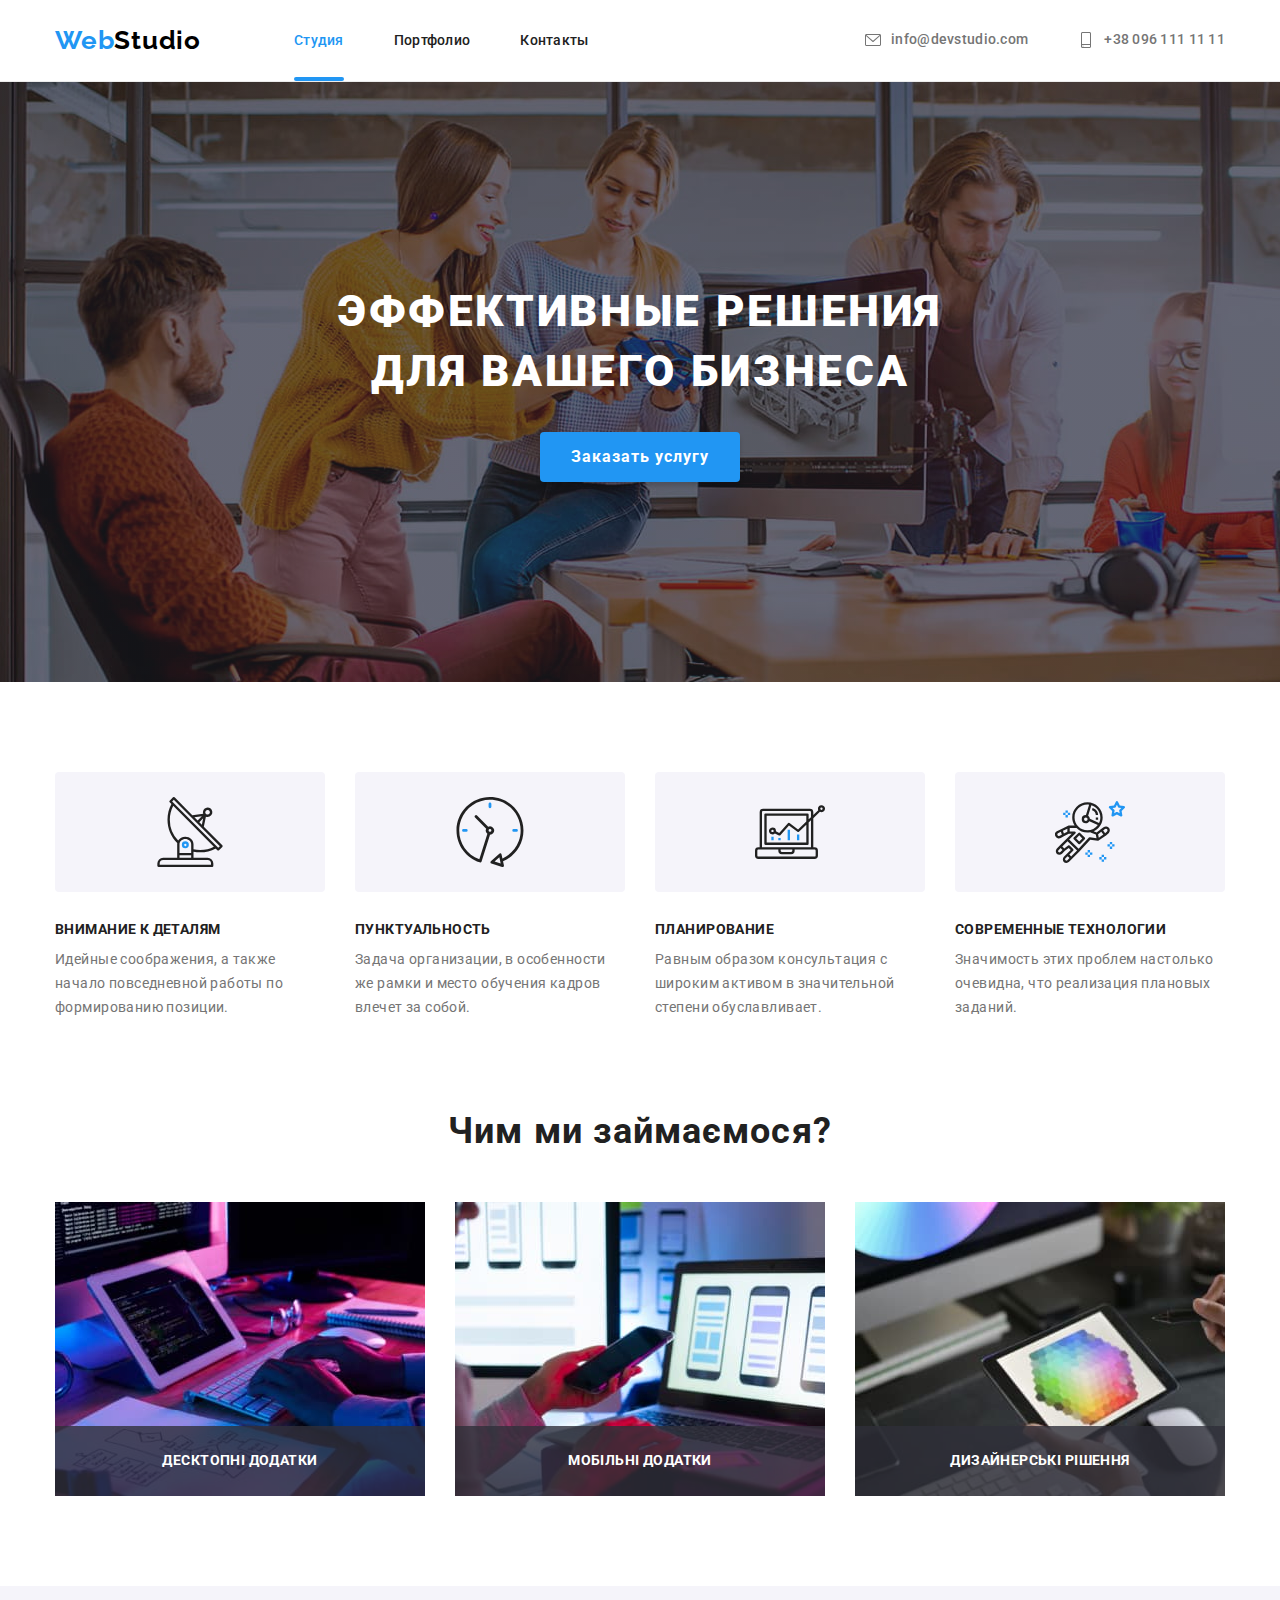
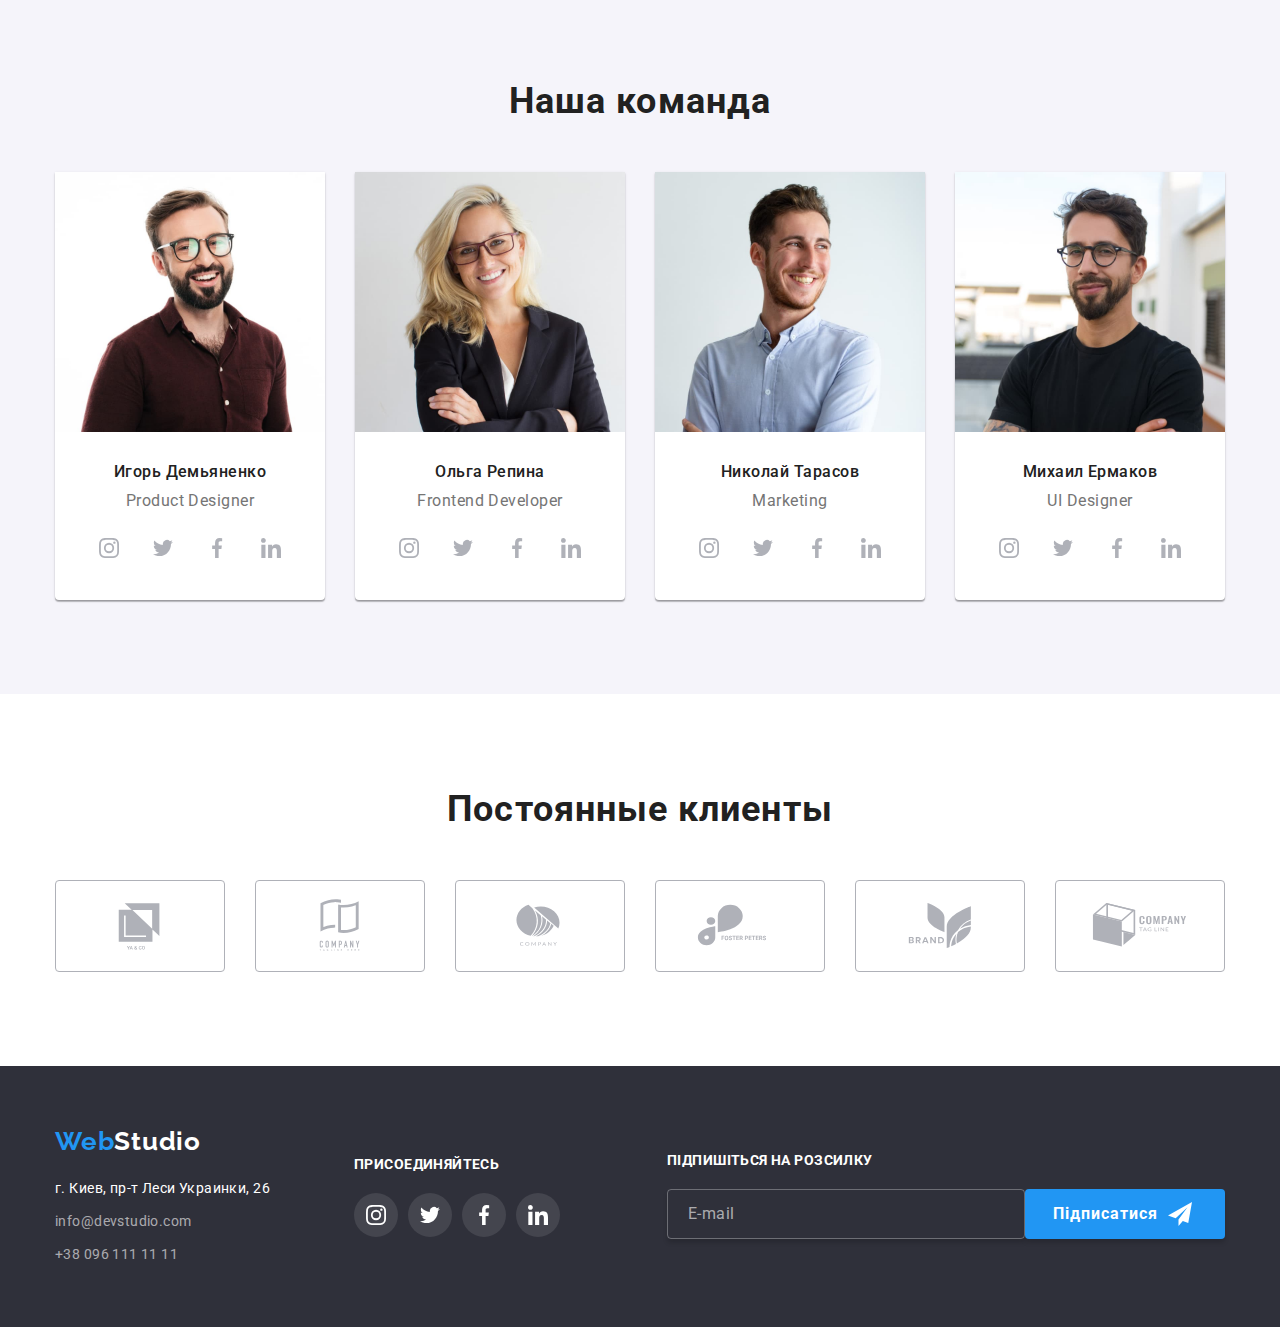
<file: index.html>
<!DOCTYPE html>
<html lang="ru">

<head>
    <meta charset="UTF-8">
    <meta http-equiv="X-UA-Compatible" content="IE=edge">
    <meta name="viewport" content="width=device-width, initial-scale=1.0">
    <title>Document</title>
    <link
        href="https://fonts.googleapis.com/css2?family=Raleway:wght@700&family=Roboto:wght@400;500;700;900&display=swap"
        rel="stylesheet">
    <link rel="stylesheet"
        href="https://cdnjs.cloudflare.com/ajax/libs/modern-normalize/1.1.0/modern-normalize.min.css">
    <link rel="stylesheet" href="./css/main.min.css">
</head>

<body data-page>
    <!-- Header section -->
    <header class="header">
        <div class="container header__container">
            <nav class="nav">
                <a class="logo nav__logo" href="https://vasyl96.github.io/goit-markup-hw-06/"><span
                        class="logo__label">Web</span>Studio</a>
                <ul class="nav__list">
                    <li class="nav__item">
                        <a class="nav__link nav__link--current"
                            href="https://vasyl96.github.io/goit-markup-hw-07/">Студия</a>
                    </li>
                    <li class="nav__item">
                        <a class="nav__link" href="./portfolio.html">Портфолио</a>
                    </li>
                    <li class="nav__item">
                        <a class="nav__link" href="#">Контакты</a>
                    </li>
                </ul>
            </nav>
            <ul class="header__contact-list">
                <li class="header__contact-item"><a class="header__contact-link" href="mailto:info@devstudio.com"><svg
                            class="header__contact-icon header__contact-icon--right" width="12" height="16">
                            <use href="./img/sprite.svg#icon-envelope"></use>
                        </svg>info@devstudio.com</a>
                </li>
                <li class="header-contact__item"><a class="header__contact-link" href="tel:+380961111111"><svg
                            class="header__contact-icon header__contact-icon--right" width="10" height="16">
                            <use href="./img/sprite.svg#icon-smartphone"></use>
                        </svg>+38 096 111 11 11</a>
                </li>
            </ul>
        </div>
    </header>
    <!-- Modal -->
    <div class="backdrop is-hidden" data-modal>
        <div class="modal">
            <button class="modal__btn-close" type="button" aria-label="Закрити форму" data-modal-close>
                <svg class="modal__btn-icon" width="18" height="18">
                    <use href="./img/sprite.svg#icon-close"></use>
                </svg>
            </button>
            <!-- User form -->
            <strong class="modal__text modal__text--bottom">Залиште свої дані, ми вам передзвонимо</strong>
            <form name="modal__form" autocomplete="on" novalidate>
                <!-- User data -->
                <div class="form-modal">
                    <!-- User name -->
                    <div class="form-modal__user-name form-modal__user-name--bottom">
                        <label for="text" class="form-modal__user-label form-modal__user-label--bottom">Ім'я</label>
                        <input type="text" name="user-name" class="form-modal__user-input" id="text">
                        <svg class="form-modal__user-icon" width="18" height="18">
                            <use href="./img/sprite.svg#icon-person"></use>
                        </svg>
                    </div>
                    <!-- User phone -->
                    <div class="form-modal__user-phone form-modal__user-phone--bottom">
                        <label for="phone" class="form-modal__user-label form-modal__user-label--bottom">Телефон</label>
                        <input type="tel" name="user-phone" class="form-modal__user-input" id="phone">
                        <svg class="form-modal__user-icon" width="18" height="18">
                            <use href="./img/sprite.svg#icon-phone"></use>
                        </svg>
                    </div>
                    <!-- User email -->
                    <div class="form-modal__user-email form-modal__user-email--bottom">
                        <label for="email" class="form-modal__user-label form-modal__user-label--bottom">Пошта</label>
                        <input type="email" name="user-name" class="form-modal__user-input" id="email">
                        <svg class="form-modal__user-icon" width="18" height="18">
                            <use href="./img/sprite.svg#icon-email"></use>
                        </svg>
                    </div>
                    <!-- User comment -->
                    <div class="form-modal__user-comment form-modal__user-comment--bottom">
                        <label for="comment"
                            class="form-modal__user-label form-modal__user-label--bottom">Коментар</label>
                        <textarea name="feadback" rows="7" class="form-modal__user-textarea" id="comment"
                            placeholder="Введіть текст"></textarea>
                    </div>
                </div>
                <!-- User agreement -->
                <div class="form-modal__user-adreement form-modal__user-adreement--bottom">
                    <input type="checkbox" name="policy" value="" class="form-modal__checkbox-agreement" id="checkbox">
                    <!-- <span class="checkbox-icon"></span> -->
                    <label for="checkbox" class="form-modal__label-adreement">Погоджуюся з розсилкою та приймаю
                        <span class="form-modal__adreement-text"><a class="form-modal__agreement-link" href="#">Умови
                                договору</a></span>
                    </label>
                </div>
                <button type="submit" class="form-modal__btn btn btn-blue">Відправити</button>
            </form>
        </div>
    </div>
    <!-- Main section -->
    <main class="main">
        <!-- Hero section -->
        <section class="hero">
            <div class="container">
                <h1 class="hero__title hero__title--bottom">Эффективные решения для вашего бизнеса</h1>
                <button class="hero__btn-blue btn btn-blue" type="button" data-modal-open>Заказать услугу</button>
            </div>
        </section>
        <!-- Preferences section -->
        <section class="preferences">
            <div class="container">
                <ul class="preferences__list">
                    <li class="preferences__item">
                        <div class="preferences__box preferences__box--bottom">
                            <svg class="preference-icon" width="70" height="70">
                                <use href="img/sprite.svg#icon-antenna"></use>
                            </svg>
                        </div>
                        <h3 class="preferences__title preferences__title--bottom">Внимание к деталям</h3>
                        <p class="preferences__text">
                            Идейные соображения, а также начало повседневной работы по формированию позиции.
                        </p>
                    </li>
                    <li class="preferences__item">
                        <div class="preferences__box preferences__box--bottom">
                            <svg class="preference-icon" width="70" height="70">
                                <use href="img/sprite.svg#icon-clock"></use>
                            </svg>
                        </div>
                        <h3 class="preferences__title preferences__title--bottom">Пунктуальность</h3>
                        <p class="preferences__text">
                            Задача организации, в особенности же рамки и место обучения кадров влечет за собой.
                        </p>
                    </li>
                    <li class="preferences__item">
                        <div class="preferences__box preferences__box--bottom">
                            <svg class="preference-icon" width="70" height="70">
                                <use href="img/sprite.svg#icon-diagram"></use>
                            </svg>
                        </div>
                        <h3 class="preferences__title preferences__title--bottom">Планирование</h3>
                        <p class="preferences__text">
                            Равным образом консультация с широким активом в значительной степени обуславливает.
                        </p>
                    </li>
                    <li class="preferences__item">
                        <div class="preferences__box preferences__box--bottom">
                            <svg class="preference-icon" width="70" height="70">
                                <use href="img/sprite.svg#icon-astronaut"></use>
                            </svg>
                        </div>
                        <h3 class="preferences__title preferences__title--bottom">Современные технологии</h3>
                        <p class="preferences__text">
                            Значимость этих проблем настолько очевидна, что реализация плановых заданий.
                        </p>
                    </li>
                </ul>
            </div>
        </section>
        <!-- Services section -->
        <section class="services">
            <div class="container">
                <h2 class="services__title title">Чим ми займаємося?</h2>
                <ul class="services__list">
                    <li class="services__item"><img class="service-img" src="./img/програмування.jpg"
                            alt="Програмування" width="370" height="294">
                        <p class="services__subtitle">Десктопні додатки</p>
                    </li>
                    <li class="services__item"><img class="service-img" src="./img/тестування.jpg" alt="Тестування"
                            width="370" height="294">
                        <p class="services__subtitle">Мобільні додатки</p>
                    </li>
                    <li class="services__item"><img class="service-img" src="./img/дизайн.jpg" alt="Дизайн" width="370"
                            height="294">
                        <p class="services__subtitle">Дизайнерські рішення</p>
                    </li>
                </ul>
            </div>
        </section>
        <!-- Team section -->
        <section class="team">
            <div class="container">
                <h2 class="team__title title">Наша команда</h2>
                <ul class="team__list">
                    <li class="team__item">
                        <img class="team__img" src="./img/игорь-демьяненко.jpg" alt="Игорь Демьяненко" width="270"
                            height="260">
                        <div class="team__contact">
                            <h3 class="team__subtitle team__subtitle--bottom">Игорь Демьяненко</h3>
                            <p lang="en" class="team__text team__text--bottom">Product Designer</p>
                            <ul class="icon-list">
                                <li class="icon-item"><a class="icon-link" target="_blank" rel="noopener noreferrer"
                                        href="https://www.instagram.com/"><svg class="icon" width="20" height="20">
                                            <use href="./img/sprite.svg#icon-instagram"></use>
                                        </svg></a></li>
                                <li class="icon-item"><a class="icon-link" target="_blank" rel="noopener noreferrer"
                                        href="https://twitter.com/"><svg class="icon" width="20" height="20">
                                            <use href="./img/sprite.svg#icon-twitter"></use>
                                        </svg></a></li>
                                <li class="icon-item"><a class="icon-link" target="_blank" rel="noopener noreferrer"
                                        href="https://www.facebook.com/"><svg class="icon" width="20" height="20">
                                            <use href="./img/sprite.svg#icon-facebook"></use>
                                        </svg></a></li>
                                <li class="icon-item"><a class="icon-link" target="_blank" rel="noopener noreferrer"
                                        href="https://www.linkedin.com/"><svg class="icon" width="20" height="20">
                                            <use href="./img/sprite.svg#icon-linkedin"></use>
                                        </svg></a></li>
                            </ul>
                        </div>
                    </li>
                    <li class="team__item">
                        <img class="team__img" src="./img/ольга-репина.jpg" alt="Ольга Репина" width="270" height="260">
                        <div class="team__contact">
                            <h3 class="team__subtitle team__subtitle--bottom">Ольга Репина</h3>
                            <p lang="en" class="team__text team__text--bottom">Frontend Developer</p>
                            <ul class="icon-list">
                                <li class="icon-item"><a class="icon-link" target="_blank" rel="noopener noreferrer"
                                        href="https://www.instagram.com/"><svg class="icon" width="20" height="20">
                                            <use href="./img/sprite.svg#icon-instagram"></use>
                                        </svg></a></li>
                                <li class="icon-item"><a class="icon-link" target="_blank" rel="noopener noreferrer"
                                        href="https://twitter.com/"><svg class="icon" width="20" height="20">
                                            <use href="./img/sprite.svg#icon-twitter"></use>
                                        </svg></a></li>
                                <li class="icon-item"><a class="icon-link" target="_blank" rel="noopener noreferrer"
                                        href="https://www.facebook.com/"><svg class="icon" width="20" height="20">
                                            <use href="./img/sprite.svg#icon-facebook"></use>
                                        </svg></a></li>
                                <li class="icon-item"><a class="icon-link" target="_blank" rel="noopener noreferrer"
                                        href="https://www.linkedin.com/"><svg class="icon" width="20" height="20">
                                            <use href="./img/sprite.svg#icon-linkedin"></use>
                                        </svg></a></li>
                            </ul>
                        </div>
                    </li>
                    <li class="team__item">
                        <img class="team__img" src="./img/николай-тарасов.jpg" alt="Николай Тарасов" width="270"
                            height="260">
                        <div class="team__contact">
                            <h3 class="team__subtitle team__subtitle--bottom">Николай Тарасов</h3>
                            <p lang="en" class="team__text team__text--bottom">Marketing</p>
                            <ul class="icon-list">
                                <li class="icon-item"><a class="icon-link" target="_blank" rel="noopener noreferrer"
                                        href="https://www.instagram.com/"><svg class="icon" width="20" height="20">
                                            <use href="./img/sprite.svg#icon-instagram"></use>
                                        </svg></a></li>
                                <li class="icon-item"><a class="icon-link" target="_blank" rel="noopener noreferrer"
                                        href="https://twitter.com/"><svg class="icon" width="20" height="20">
                                            <use href="./img/sprite.svg#icon-twitter"></use>
                                        </svg></a></li>
                                <li class="icon-item"><a class="icon-link" target="_blank" rel="noopener noreferrer"
                                        href="https://www.facebook.com/"><svg class="icon" width="20" height="20">
                                            <use href="./img/sprite.svg#icon-facebook"></use>
                                        </svg></a></li>
                                <li class="icon-item"><a class="icon-link" target="_blank" rel="noopener noreferrer"
                                        href="https://www.linkedin.com/"><svg class="icon" width="20" height="20">
                                            <use href="./img/sprite.svg#icon-linkedin"></use>
                                        </svg></a></li>
                            </ul>
                        </div>
                    </li>
                    <li class="team__item">
                        <img class="team__img" src="./img/михаил-ермаков.jpg" alt="Михаил Ермаков" width="270"
                            height="260">
                        <div class="team__contact">
                            <h3 class="team__subtitle team__subtitle--bottom">Михаил Ермаков</h3>
                            <p lang="en" class="team__text team__text--bottom">UI Designer</p>
                            <ul class="icon-list">
                                <li class="icon-item"><a class="icon-link" target="_blank" rel="noopener noreferrer"
                                        href="https://www.instagram.com/"><svg class="icon" width="20" height="20">
                                            <use href="./img/sprite.svg#icon-instagram"></use>
                                        </svg></a></li>
                                <li class="icon-item"><a class="icon-link" target="_blank" rel="noopener noreferrer"
                                        href="https://twitter.com/"><svg class="icon" width="20" height="20">
                                            <use href="./img/sprite.svg#icon-twitter"></use>
                                        </svg></a></li>
                                <li class="icon-item"><a class="icon-link" target="_blank" rel="noopener noreferrer"
                                        href="https://www.facebook.com/"><svg class="icon" width="20" height="20">
                                            <use href="./img/sprite.svg#icon-facebook"></use>
                                        </svg></a></li>
                                <li class="icon-item"><a class="icon-link" target="_blank" rel="noopener noreferrer"
                                        href="https://www.linkedin.com/"><svg class="icon" width="20" height="20">
                                            <use href="./img/sprite.svg#icon-linkedin"></use>
                                        </svg></a></li>
                            </ul>
                        </div>
                    </li>
                </ul>
            </div>
        </section>
        <!-- Loyal customer -->
        <section class="customer">
            <div class="container">
                <h2 class="customer__title title">Постоянные клиенты</h2>
                <ul class="customer__list">
                    <li class="customer__item"><a href="#" class="customer__link"><svg class="customer-icon" width="106"
                                height="60">
                                <use href="./img/sprite.svg#icon-client-1"></use>
                            </svg></a></li>
                    <li class="customer__item"><a href="#" class="customer__link"><svg class="customer-icon" width="106"
                                height="60">
                                <use href="./img/sprite.svg#icon-client-2"></use>
                            </svg></a></li>
                    <li class="customer__item"><a href="#" class="customer__link"><svg class="customer-icon" width="106"
                                height="60">
                                <use href="./img/sprite.svg#icon-client-3"></use>
                            </svg></a></li>
                    <li class="customer__item"><a href="#" class="customer__link"><svg class="customer-icon" width="106"
                                height="60">
                                <use href="./img/sprite.svg#icon-client-4"></use>
                            </svg></a></li>
                    <li class="customer__item"><a href="#" class="customer__link"><svg class="customer-icon" width="106"
                                height="60">
                                <use href="./img/sprite.svg#icon-client-5"></use>
                            </svg></a></li>
                    <li class="customer__item"><a href="#" class="customer__link"><svg class="customer-icon" width="106"
                                height="60">
                                <use href="./img/sprite.svg#icon-client-6"></use>
                            </svg></a></li>
                </ul>
            </div>
        </section>
    </main>
    <!-- Footer section-->
    <footer class="footer">
        <div class="container footer__container">
            <!-- Footer contacts -->
            <div class="footer-contacts footer-contacts--right">
                <a class="logo footer-contacts__logo" href="https://vasyl96.github.io/goit-markup-hw-06/"><span
                        class="logo__label">Web</span>Studio</a>
                <address class="address">
                    <p class="address__text">г. Киев, пр-т Леси Украинки, 26</p>
                    <ul class="address__list">
                        <li class="address__item"><a class="address__link"
                                href="mailto:info@devstudio.com">info@devstudio.com</a>
                        </li>
                        <li class="address__item"><a class="address__link" href="tel:+380961111111">+38 096 111 11
                                11</a>
                        </li>
                    </ul>
                </address>
            </div>
            <!-- Footer social -->
            <div class="footer-social footer-social--right">
                <strong class="footer-social__text footer-social__text--bottom">присоединяйтесь</strong>
                <ul class="icon-list">
                    <li class="footer-social__icon-item icon-item"><a class="footer-social__icon-link icon-link"
                            target="_blank" rel="noopener noreferrer" href="https://www.instagram.com/"><svg
                                class="icon" width="20" height="20">
                                <use href="./img/sprite.svg#icon-instagram"></use>
                            </svg></a></li>
                    <li class="footer-social__icon-item icon-item"><a class="footer-social__icon-link icon-link"
                            target="_blank" rel="noopener noreferrer" href="https://twitter.com/"><svg class="icon"
                                width="20" height="20">
                                <use href="./img/sprite.svg#icon-twitter"></use>
                            </svg></a></li>
                    <li class="footer-social__icon-item icon-item"><a class="footer-social__icon-link icon-link"
                            target="_blank" rel="noopener noreferrer" href="https://www.facebook.com/"><svg class="icon"
                                width="20" height="20">
                                <use href="./img/sprite.svg#icon-facebook"></use>
                            </svg></a></li>
                    <li class="footer-social__icon-item icon-item"><a class="footer-social__icon-link icon-link"
                            target="_blank" rel="noopener noreferrer" href="https://www.linkedin.com/"><svg class="icon"
                                width="20" height="20">
                                <use href="./img/sprite.svg#icon-linkedin"></use>
                            </svg></a></li>
                </ul>
            </div>
            <!-- Footer subscription -->
            <form name="footer-subscription__form" autocomplete="off">
                <strong class="subscription__text subscription__text--bottom">Підпишіться на
                    розсилку</strong>
                <div class="subscription-email">
                    <input type="email" name="email" class="subscription-email__input" placeholder="E-mail"
                        id="user-email">
                    <button type="submit"
                        class="subscription-email__btn btn subscription-email__btn--left btn-blue">Підписатися
                        <svg class="subscription-email__btn-icon subscription-email__btn-icon--left" width="24"
                            height="24">
                            <use href="./img/sprite.svg#icon-send"></use>
                        </svg>
                    </button>
                </div>
            </form>
        </div>

    </footer>
    <script src="./js/modal.js"></script>
</body>

</html>
</file>
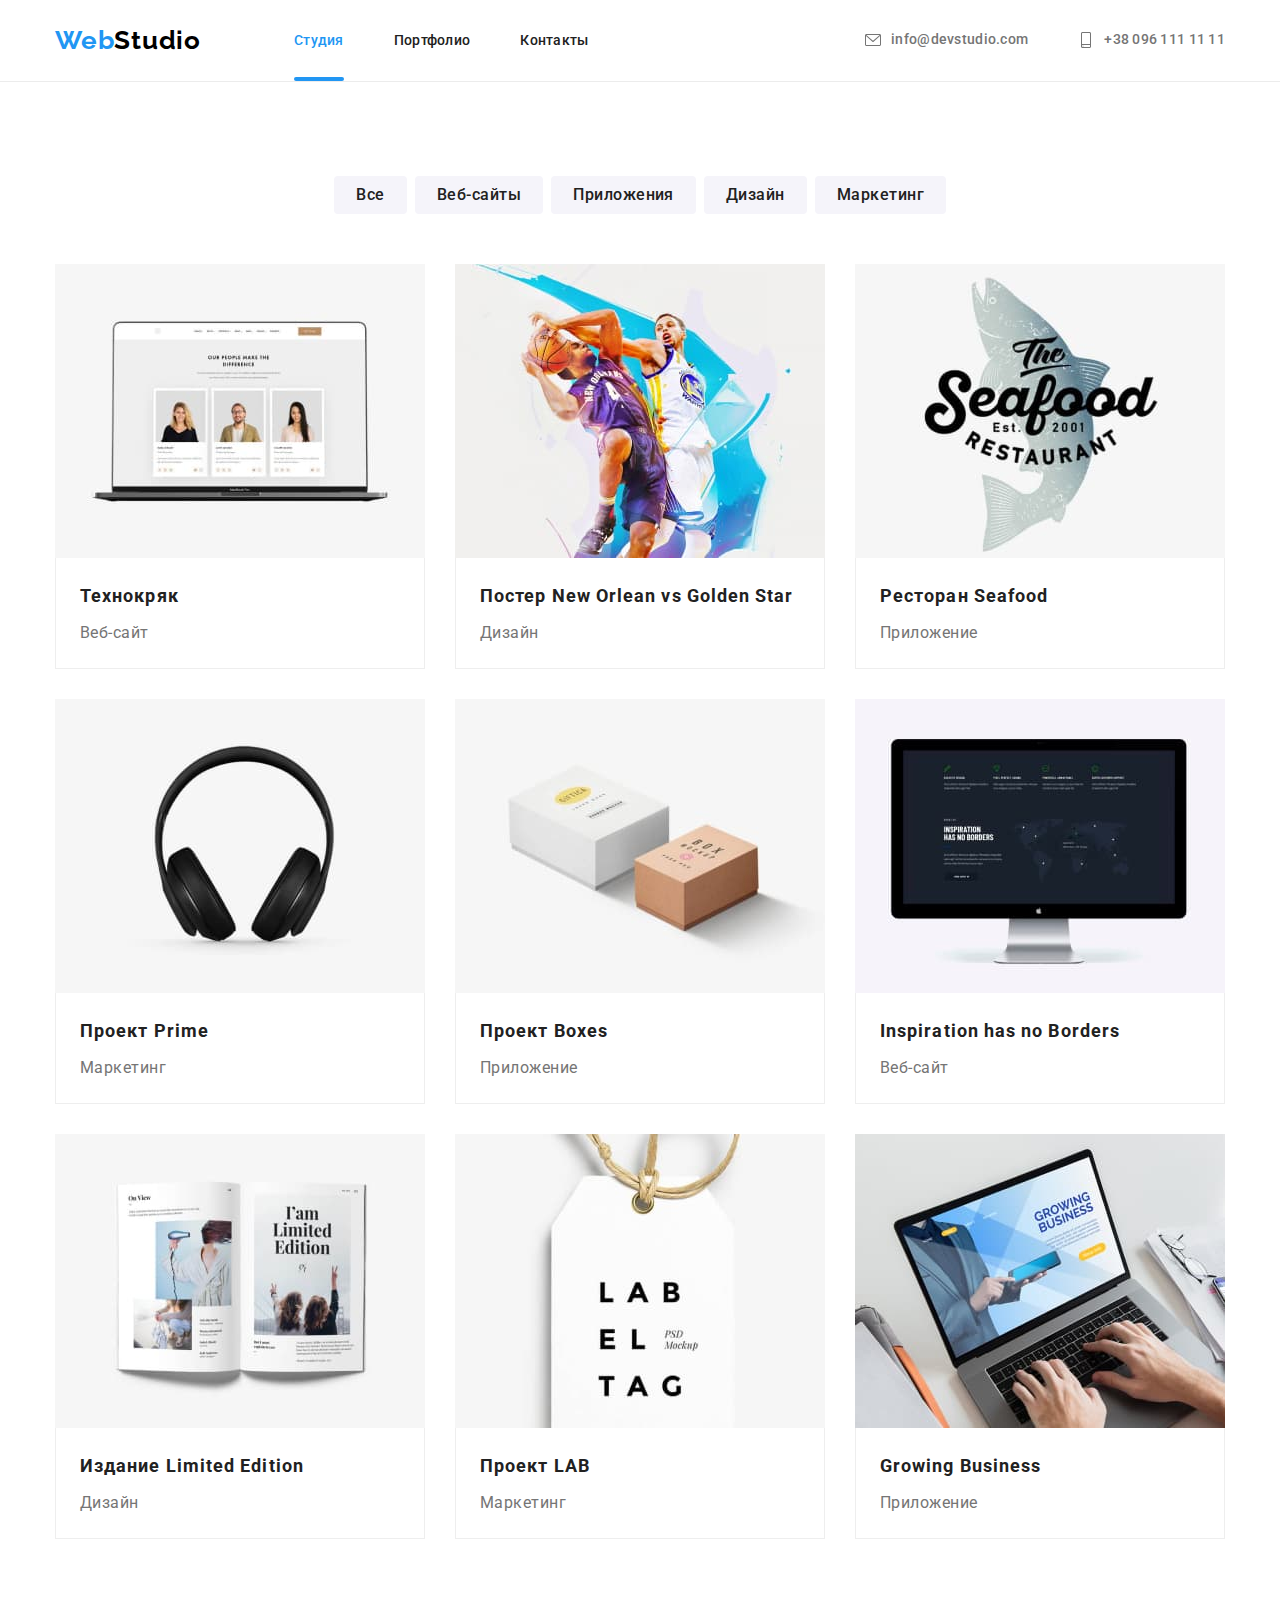
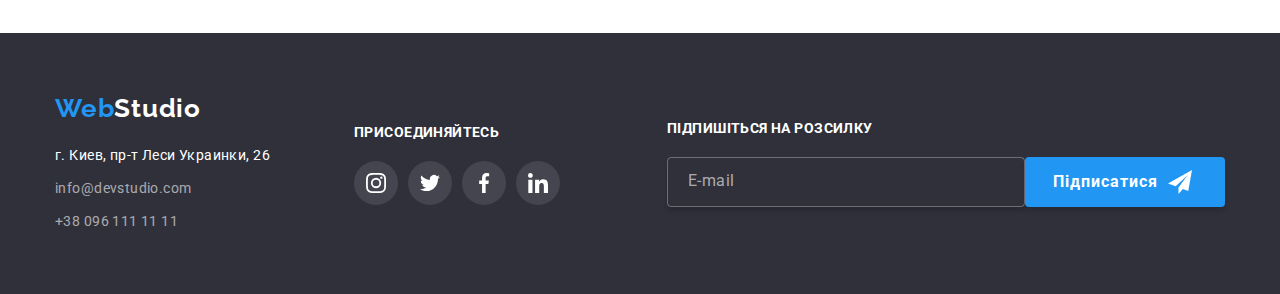
<file: portfolio.html>
<!DOCTYPE html>
<html lang="ru">

<head>
    <meta charset="UTF-8">
    <meta http-equiv="X-UA-Compatible" content="IE=edge">
    <meta name="viewport" content="width=device-width, initial-scale=1.0">
    <title>Porfolio</title>
    <link
        href="https://fonts.googleapis.com/css2?family=Raleway:wght@700&family=Roboto:wght@400;500;700;900&display=swap"
        rel="stylesheet">
    <link rel="stylesheet"
        href="https://cdnjs.cloudflare.com/ajax/libs/modern-normalize/1.1.0/modern-normalize.min.css">
    <link rel="stylesheet" href="./css/main.min.css">
</head>

<body>
    <!-- Header section -->
    <header class="header">
        <div class="container header__container">
            <nav class="nav">
                <a class="logo nav__logo" href="https://vasyl96.github.io/goit-markup-hw-06/"><span
                        class="logo__label">Web</span>Studio</a>
                <ul class="nav__list">
                    <li class="nav__item">
                        <a class="nav__link nav__link--current"
                            href="https://vasyl96.github.io/goit-markup-hw-07/">Студия</a>
                    </li>
                    <li class="nav__item">
                        <a class="nav__link" href="./portfolio.html">Портфолио</a>
                    </li>
                    <li class="nav__item">
                        <a class="nav__link" href="#">Контакты</a>
                    </li>
                </ul>
            </nav>
            <ul class="header__contact-list">
                <li class="header__contact-item"><a class="header__contact-link" href="mailto:info@devstudio.com"><svg
                            class="header__contact-icon header__contact-icon--right" width="12" height="16">
                            <use href="./img/sprite.svg#icon-envelope"></use>
                        </svg>info@devstudio.com</a>
                </li>
                <li class="header-contact__item"><a class="header__contact-link" href="tel:+380961111111"><svg
                            class="header__contact-icon header__contact-icon--right" width="10" height="16">
                            <use href="./img/sprite.svg#icon-smartphone"></use>
                        </svg>+38 096 111 11 11</a>
                </li>
            </ul>
        </div>
    </header>
    <!-- Main section -->
    <main class="main">
        <!-- Portfolio -->
        <section class="portfolio">
            <div class="container">
                <!-- Button -->
                <ul class="filters filters__list">
                    <li class="filter__item"><button class="btn-silver btn" type="button">Все</button></li>
                    <li class="filter__item"><button class="btn-silver btn" type="button">Веб-сайты</button></li>
                    <li class="filter__item"><button class="btn-silver btn" type="button">Приложения</button></li>
                    <li class="filter__item"><button class="btn-silver btn" type="button">Дизайн</button></li>
                    <li class="filter__item"><button class="btn-silver btn" type="button">Маркетинг</button></li>
                </ul>

                <!-- Types of work -->
                <ul class="portfolio__list">
                    <!-- Технокряк -->
                    <li class="portfolio__item">
                        <a class="portfolio__link" href="#">
                            <div class="portfolio__thumb">
                                <img class="portfolio__img" src="./img/технокряк.jpg" alt="Веб-сайт Технокряк"
                                    width="370" height="294">
                                <div class="overlay">
                                    <p class="overlay__text">
                                        Ресурс пропонує комплексні пропозиції з різним рівнем функціоналу та сервісів.
                                        Все
                                        це дозволить відвідувачу отримати
                                        вичерпні відомості про компанію чи приватну особу.
                                    </p>
                                </div>
                            </div>
                            <div class="portfolio__project">
                                <h3 class="portfolio__title">Технокряк</h3>
                                <p class="portfolio__text">Веб-сайт</p>
                            </div>
                        </a>
                    </li>
                    <!-- New Orlean vs Golden Star -->
                    <li class="portfolio__item">
                        <a class="portfolio__link" href="#">
                            <div class="portfolio__thumb">
                                <img class="portfolio__img" src="./img/постер-new-orlean-vs-golden-star.jpg"
                                    alt="Дизайн постера New Orlean vs Golden Star" width="370" height="294">
                                <div class="overlay">
                                    <p class="overlay__text">
                                        Ресурс пропонує комплексні пропозиції з різним рівнем функціоналу та сервісів.
                                        Все
                                        це дозволить відвідувачу отримати
                                        вичерпні відомості про компанію чи приватну особу.
                                    </p>
                                </div>
                            </div>
                            <div class="portfolio__project">
                                <h3 class="portfolio__title">Постер <span lang="en">New Orlean vs Golden Star</span>
                                </h3>
                                <p class="portfolio__text">Дизайн</p>
                            </div>
                        </a>
                    </li>
                    <!-- Ресторан Seafood -->
                    <li class="portfolio__item">
                        <a class="portfolio__link" href="#">
                            <div class="portfolio__thumb">
                                <img class="portfolio__img" src="./img/ресторан-seafood.jpg"
                                    alt="Приложение Ресторан Seafood" width="370" height="294">
                                <div class="overlay">
                                    <p class="overlay__text">
                                        Ресурс пропонує комплексні пропозиції з різним рівнем функціоналу та сервісів.
                                        Все
                                        це дозволить відвідувачу отримати
                                        вичерпні відомості про компанію чи приватну особу.
                                    </p>
                                </div>
                            </div>
                            <div class="portfolio__project">
                                <h3 class="portfolio__title">Ресторан <span lang="en">Seafood</span></h3>
                                <p class="portfolio__text">Приложение</p>
                            </div>
                        </a>
                    </li>
                    <!-- Проект Prime -->
                    <li class="portfolio__item">
                        <a class="portfolio__link" href="#">
                            <div class="portfolio__thumb">
                                <img class="portfolio__img" src="./img/проект-prime.jpg" alt="Маркетинг-проект Prime"
                                    width="370" height="294">
                                <div class="overlay">
                                    <p class="overlay__text">
                                        Ресурс пропонує комплексні пропозиції з різним рівнем функціоналу та сервісів.
                                        Все
                                        це дозволить відвідувачу отримати
                                        вичерпні відомості про компанію чи приватну особу.
                                    </p>
                                </div>
                            </div>
                            <div class="portfolio__project">
                                <h3 class="portfolio__title">Проект <span lang="en">Prime</span></h3>
                                <p class="portfolio__text">Маркетинг</p>
                            </div>
                        </a>
                    </li>
                    <!-- Проект Boxes -->
                    <li class="portfolio__item">
                        <a class="portfolio__link" href="#">
                            <div class="portfolio__thumb">
                                <img class="portfolio__img" src="./img/проект-boxes.jpg" alt="Приложение проект Boxes"
                                    width="370" height="294">
                                <div class="overlay">
                                    <p class="overlay__text">
                                        Ресурс пропонує комплексні пропозиції з різним рівнем функціоналу та сервісів.
                                        Все
                                        це дозволить відвідувачу отримати
                                        вичерпні відомості про компанію чи приватну особу.
                                    </p>
                                </div>
                            </div>
                            <div class="portfolio__project">
                                <h3 class="portfolio__title">Проект <span lang="en">Boxes</span></h3>
                                <p class="portfolio__text">Приложение</p>
                            </div>
                        </a>
                    </li>
                    <!-- Inspiration has no Borders -->
                    <li class="portfolio__item">
                        <a class="portfolio__link" href="#">
                            <div class="portfolio__thumb">
                                <img class="portfolio__img" src="./img/inspiration-has-no-borders.jpg"
                                    alt="Веб-сайт Inspiration has no Borders" width="370" height="294">
                                <div class="overlay">
                                    <p class="overlay__text">
                                        Ресурс пропонує комплексні пропозиції з різним рівнем функціоналу та сервісів.
                                        Все
                                        це дозволить відвідувачу отримати
                                        вичерпні відомості про компанію чи приватну особу.
                                    </p>
                                </div>
                            </div>
                            <div class="portfolio__project">
                                <h3 lang="en" class="portfolio__title">Inspiration has no Borders</h3>
                                <p class="portfolio__text">Веб-сайт</p>
                            </div>
                        </a>
                    </li>
                    <!-- Издание Limited Edition -->
                    <li class="portfolio__item">
                        <a class="portfolio__link" href="#">
                            <div class="portfolio__thumb">
                                <img class="portfolio__img" src="./img/издание-limited-edition.jpg"
                                    alt="Дизайн издания Limited Edition" width="370" height="294">
                                <div class="overlay">
                                    <p class="overlay__text">
                                        Ресурс пропонує комплексні пропозиції з різним рівнем функціоналу та сервісів.
                                        Все
                                        це дозволить відвідувачу отримати
                                        вичерпні відомості про компанію чи приватну особу.
                                    </p>
                                </div>
                            </div>
                            <div class="portfolio__project">
                                <h3 class="portfolio__title">Издание <span lang="en">Limited Edition</span></h3>
                                <p class="portfolio__text">Дизайн</p>
                            </div>
                        </a>
                    </li>
                    <!-- Проект LAB -->
                    <li class="portfolio__item">
                        <a class="portfolio__link" href="#">
                            <div class="portfolio__thumb">
                                <img class="portfolio__img" src="./img/проект-lab.jpg" alt="Маркетинг-проект LAB"
                                    width="370" height="294">
                                <div class="overlay">
                                    <p class="overlay__text">
                                        Ресурс пропонує комплексні пропозиції з різним рівнем функціоналу та сервісів.
                                        Все
                                        це дозволить відвідувачу отримати
                                        вичерпні відомості про компанію чи приватну особу.
                                    </p>
                                </div>
                            </div>
                            <div class="portfolio__project">
                                <h3 class="portfolio__title">Проект <span lang="en">LAB</span></h3>
                                <p class="portfolio__text">Маркетинг</p>
                            </div>
                        </a>
                    </li>
                    <!-- Growing Business -->
                    <li class="portfolio__item">
                        <a class="portfolio__link" href="#">
                            <div class="portfolio__thumb">
                                <img class="portfolio__img" src="./img/growing-business.jpg"
                                    alt="Приложение Growing Business" width="370" height="294">
                                <div class="overlay">
                                    <p class="overlay__text">
                                        Ресурс пропонує комплексні пропозиції з різним рівнем функціоналу та сервісів.
                                        Все
                                        це дозволить відвідувачу отримати
                                        вичерпні відомості про компанію чи приватну особу.
                                    </p>
                                </div>
                            </div>
                            <div class="portfolio__project">
                                <h3 lang="en" class="portfolio__title">Growing Business</h3>
                                <p class="portfolio__text">Приложение</p>
                            </div>
                        </a>
                    </li>
                </ul>
            </div>
        </section>
    </main>
    <!-- Footer section-->
    <footer class="footer">
        <div class="container footer__container">
            <!-- Footer contacts -->
            <div class="footer-contacts footer-contacts--right">
                <a class="logo footer-contacts__logo" href="https://vasyl96.github.io/goit-markup-hw-06/"><span
                        class="logo__label">Web</span>Studio</a>
                <address class="address">
                    <p class="address__text">г. Киев, пр-т Леси Украинки, 26</p>
                    <ul class="address__list">
                        <li class="address__item"><a class="address__link"
                                href="mailto:info@devstudio.com">info@devstudio.com</a>
                        </li>
                        <li class="address__item"><a class="address__link" href="tel:+380961111111">+38 096 111 11
                                11</a>
                        </li>
                    </ul>
                </address>
            </div>
            <!-- Footer social -->
            <div class="footer-social footer-social--right">
                <strong class="footer-social__text footer-social__text--bottom">присоединяйтесь</strong>
                <ul class="icon-list">
                    <li class="footer-social__icon-item icon-item"><a class="footer-social__icon-link icon-link"
                            target="_blank" rel="noopener noreferrer" href="https://www.instagram.com/"><svg
                                class="icon" width="20" height="20">
                                <use href="./img/sprite.svg#icon-instagram"></use>
                            </svg></a></li>
                    <li class="footer-social__icon-item icon-item"><a class="footer-social__icon-link icon-link"
                            target="_blank" rel="noopener noreferrer" href="https://twitter.com/"><svg class="icon"
                                width="20" height="20">
                                <use href="./img/sprite.svg#icon-twitter"></use>
                            </svg></a></li>
                    <li class="footer-social__icon-item icon-item"><a class="footer-social__icon-link icon-link"
                            target="_blank" rel="noopener noreferrer" href="https://www.facebook.com/"><svg class="icon"
                                width="20" height="20">
                                <use href="./img/sprite.svg#icon-facebook"></use>
                            </svg></a></li>
                    <li class="footer-social__icon-item icon-item"><a class="footer-social__icon-link icon-link"
                            target="_blank" rel="noopener noreferrer" href="https://www.linkedin.com/"><svg class="icon"
                                width="20" height="20">
                                <use href="./img/sprite.svg#icon-linkedin"></use>
                            </svg></a></li>
                </ul>
            </div>
            <!-- Footer subscription -->
            <form name="footer-subscription__form" autocomplete="off">
                <strong class="subscription__text subscription__text--bottom">Підпишіться на
                    розсилку</strong>
                <div class="subscription-email">
                    <input type="email" name="email" class="subscription-email__input" placeholder="E-mail"
                        id="user-email">
                    <button type="submit"
                        class="subscription-email__btn btn subscription-email__btn--left btn-blue">Підписатися
                        <svg class="subscription-email__btn-icon subscription-email__btn-icon--left" width="24"
                            height="24">
                            <use href="./img/sprite.svg#icon-send"></use>
                        </svg>
                    </button>
                </div>
            </form>
        </div>

    </footer>
</body>

</html>
</file>
<file: css/main.min.css>
:root{--main-fons: "Roboto", sans-serif;--secondary-fons: "Raleway", sans-serif;--dark-main-txt-cl: #212121;--silver-txt-cl: rgba(255, 255, 255, 0.6);--gray-txt-cl: #757575;--white-txt-cl: #ffffff;--accent-txt-cl: #2196f3;--white-logo-txt-cl: #ffffff;--dark-logo-txt-cl: #000000;--skyblue-logo-txt-cl: #2196f3;--accent-input-cl: #2196f3;--gray-icon-bg-cl: #757575;--silver-icon-bg-cl: #afb1b8;--white-modal-icon-bg-cl: #ffffff;--white-social-bg-cl: #ffffff;--white-team-bg-cl: #ffffff;--white-modal-bg-cl: #ffffff;--backdrop-bg-cl: rgba(0, 0, 0, 0.2);--footer-hero-bg-cl: #2f303a;--team-bg-cl: #f5f4fa;--btn-silver--bg-cl: #f5f4fa;--accent-btn-silver-bg-cl: #2196f3;--btn-blue-bg-cl: #2196f3;--accent-btn-blue-bg-cl: #188ce8;--accent-icon-bg-cl: #2196f3;--hero-lg-bg-cl: rgba(47, 48, 58, 0.4);--box-bg-cl: #f5f4fa;--transition-timing-function: cubic-bezier(0.4, 0, 0.2, 1);--transition-duration: 250ms;--transition-delay: 600ms;--indent: 30px;--items: 4}.visually-hidden{position:absolute;white-space:nowrap;width:1px;height:1px;overflow:hidden;border:0;padding:0;clip:rect(0 0 0 0);-webkit-clip-path:inset(50%);clip-path:inset(50%);margin:-1px}body{font-family:var(--main-fons);color:var(--dark-main-txt-cl, #212121)}.no-scroll{overflow:hidden}h1,h2,h3,h4,h5,h6,p,ul,ol{margin:0;padding:0}a{text-decoration:none}ul,ol{list-style:none}img{display:block}.container{width:1200px;padding:0 15px;margin:0 auto}.logo{-webkit-box-align:center;-ms-flex-align:center;align-items:center;font-family:var(--secondary-fons);font-size:26px;font-weight:700;line-height:1.19;letter-spacing:.03em;text-decoration:none;color:var(--dark-logo-txt-cl, #000000);-webkit-transition:color var(--transition-duration) var(--transition-timing-function);transition:color var(--transition-duration) var(--transition-timing-function)}.logo__label{color:var(--skyblue-logo-txt-cl, #2196f3)}.logo:hover,.logo:focus{color:var(--accent-txt-cl, #2196f3);fill:var(--accent-icon-bg-cl, #2196f3)}.nav{display:-webkit-box;display:-ms-flexbox;display:flex;-webkit-box-align:center;-ms-flex-align:center;align-items:center}.nav__list{display:-webkit-box;display:-ms-flexbox;display:flex}.nav__logo{padding-top:25px;padding-bottom:25px;margin-left:0;margin-right:93px}.nav__item{margin-right:50px}.nav__item:last-child{margin-left:0}.nav__link{position:relative;padding-top:32px;padding-bottom:32px;font-size:14px;font-weight:500;line-height:1.14;letter-spacing:.02em;color:inherit;-webkit-transition:color var(--transition-duration) var(--transition-timing-function);transition:color var(--transition-duration) var(--transition-timing-function)}.nav__link--current{color:var(--accent-txt-cl, #2196f3)}.nav__link--current::after{content:"";position:absolute;left:0;bottom:-1px;min-width:100%;min-height:4px;border-radius:2px;background-color:var(--accent-txt-cl, #2196f3)}.nav__link:hover,.nav__link:focus{color:var(--accent-txt-cl, #2196f3);fill:var(--accent-icon-bg-cl, #2196f3)}.btn{border-radius:4px;border:rgba(0,0,0,0);cursor:pointer}.btn-blue{padding:10px 28px;min-width:200px;font-size:16px;font-weight:700;line-height:1.88;letter-spacing:.06em;color:var(--white-txt-cl, #ffffff);background-color:var(--btn-blue-bg-cl, #2196f3);-webkit-box-shadow:0px 4px 4px rgba(0,0,0,.15);box-shadow:0px 4px 4px rgba(0,0,0,.15);-webkit-transition:background-color var(--transition-duration) var(--transition-timing-function);transition:background-color var(--transition-duration) var(--transition-timing-function)}.btn-blue:hover,.btn-blue:focus{color:var(--white-txt-cl, #ffffff);background-color:var(--accent-btn-blue-bg-cl, #188ce8)}.btn-silver{padding:6px 22px;min-width:73px;font-size:16px;font-weight:500;line-height:1.63;letter-spacing:.03em;color:var(--white-txt-cl, #ffffff);text-align:center;color:inherit;background-color:var(--btn-silver-bg-cl, #f5f4fa);-webkit-transition:color var(--transition-duration) var(--transition-timing-function),background-color var(--transition-duration) var(--transition-timing-function),-webkit-box-shadow var(--transition-duration) var(--transition-timing-function);transition:color var(--transition-duration) var(--transition-timing-function),background-color var(--transition-duration) var(--transition-timing-function),-webkit-box-shadow var(--transition-duration) var(--transition-timing-function);transition:color var(--transition-duration) var(--transition-timing-function),background-color var(--transition-duration) var(--transition-timing-function),box-shadow var(--transition-duration) var(--transition-timing-function);transition:color var(--transition-duration) var(--transition-timing-function),background-color var(--transition-duration) var(--transition-timing-function),box-shadow var(--transition-duration) var(--transition-timing-function),-webkit-box-shadow var(--transition-duration) var(--transition-timing-function)}.btn-silver:hover,.btn-silver:focus{color:var(--white-txt-cl, #ffffff);background-color:var(--accent-btn-silver-bg-cl, #2196f3);-webkit-box-shadow:0px 3px 1px rgba(0,0,0,.1),0px 1px 2px rgba(0,0,0,.08),0px 2px 2px rgba(0,0,0,.12);box-shadow:0px 3px 1px rgba(0,0,0,.1),0px 1px 2px rgba(0,0,0,.08),0px 2px 2px rgba(0,0,0,.12)}.backdrop.is-hidden{pointer-events:none;visibility:hidden;opacity:0}.backdrop{position:fixed;visibility:visible;top:0;left:0;width:100vw;height:100vh;opacity:1;background-color:var(--backdrop-bg-cl, rgba(0, 0, 0, 0.2));-webkit-transition:opacity var(--transition-duration) var(--transition-timing-function),visibility var(--transition-duration) var(--transition-timing-function);transition:opacity var(--transition-duration) var(--transition-timing-function),visibility var(--transition-duration) var(--transition-timing-function)}.modal{padding:40px;position:absolute;z-index:10;top:50%;left:50%;-webkit-transform:translate(-50%, -50%);transform:translate(-50%, -50%);min-width:528px;min-height:581px;background-color:var(--white-modal-bg-cl, #ffffff);-webkit-box-shadow:0px 1px 3px rgba(0,0,0,.12),0px 1px 1px rgba(0,0,0,.14),0px 2px 1px rgba(0,0,0,.2);box-shadow:0px 1px 3px rgba(0,0,0,.12),0px 1px 1px rgba(0,0,0,.14),0px 2px 1px rgba(0,0,0,.2);border-radius:4px;-webkit-transition:opacity var(--transition-duration) var(--transition-timing-function),visibility var(--transition-duration) var(--transition-timing-function),-webkit-transform var(--transition-duration) var(--transition-timing-function);transition:opacity var(--transition-duration) var(--transition-timing-function),visibility var(--transition-duration) var(--transition-timing-function),-webkit-transform var(--transition-duration) var(--transition-timing-function);transition:transform var(--transition-duration) var(--transition-timing-function),opacity var(--transition-duration) var(--transition-timing-function),visibility var(--transition-duration) var(--transition-timing-function);transition:transform var(--transition-duration) var(--transition-timing-function),opacity var(--transition-duration) var(--transition-timing-function),visibility var(--transition-duration) var(--transition-timing-function),-webkit-transform var(--transition-duration) var(--transition-timing-function)}.modal__btn-close{display:-webkit-box;display:-ms-flexbox;display:flex;-webkit-box-align:center;-ms-flex-align:center;align-items:center;-webkit-box-pack:center;-ms-flex-pack:center;justify-content:center;position:absolute;top:8px;right:8px;min-height:30px;min-width:30px;background-color:var(--white-modal-icon-bg-cl, #ffffff);border-radius:50%;border:1px solid rgba(0,0,0,.1);-webkit-transition:opacity var(--transition-duration) var(--transition-timing-function),-webkit-transform var(--transition-duration) var(--transition-timing-function);transition:opacity var(--transition-duration) var(--transition-timing-function),-webkit-transform var(--transition-duration) var(--transition-timing-function);transition:transform var(--transition-duration) var(--transition-timing-function),opacity var(--transition-duration) var(--transition-timing-function);transition:transform var(--transition-duration) var(--transition-timing-function),opacity var(--transition-duration) var(--transition-timing-function),-webkit-transform var(--transition-duration) var(--transition-timing-function)}.modal__btn-close:focus,.modal__btn-close:hover{fill:#2196f3}.modal__text{display:block;text-align:center;font-size:20px;font-weight:700;line-height:1.15;letter-spacing:.03em;color:var(--dark-main-txt-cl, #212121)}.modal__text--bottom{margin-bottom:12px}.modal__form{display:-webkit-box;display:-ms-flexbox;display:flex;-webkit-box-align:center;-ms-flex-align:center;align-items:center;-webkit-box-orient:vertical;-webkit-box-direction:normal;-ms-flex-direction:column;flex-direction:column;padding:40px}.form-modal{display:-webkit-box;display:-ms-flexbox;display:flex;-webkit-box-align:center;-ms-flex-align:center;align-items:center;-webkit-box-orient:vertical;-webkit-box-direction:normal;-ms-flex-direction:column;flex-direction:column}.form-modal__user-name,.form-modal__user-phone,.form-modal__user-email,.form-modal__user-comment{display:inline-block;position:relative;width:448px;cursor:pointer}.form-modal__user-name--bottom,.form-modal__user-phone--bottom,.form-modal__user-email--bottom{margin-bottom:10px}.form-modal__user-comment{margin-bottom:20px}.form-modal__user-label{display:block;font-size:12px;font-weight:400;line-height:1.17;letter-spacing:.01em;color:var(--gray-txt-cl),#757575;cursor:pointer}.form-modal__user-label--bottom{margin-bottom:4px}.form-modal__user-input{padding:12px 16px 12px 42px;height:40px;width:448px;border:1px solid rgba(33,33,33,.2);border-radius:4px;-webkit-transition:border var(--transition-duration) var(--transition-timing-function);transition:border var(--transition-duration) var(--transition-timing-function);cursor:pointer}.form-modal__user-icon{display:block;position:absolute;top:29px;left:21px;width:18px;height:18px;-webkit-transform:translate(-50%);transform:translate(-50%);cursor:pointer}.form-modal__user-input:focus+.form-modal__user-icon{fill:#2196f3}.form-modal__user-input:focus,.form-modal__user-textarea:focus{border:1px solid #2196f3;outline:rgba(0,0,0,0)}.form-modal__user-textarea{resize:none;height:120px;padding:10px 16px;width:448px;border:1px solid rgba(33,33,33,.2);border-radius:4px;-webkit-transition:border var(--transition-duration) var(--transition-timing-function);transition:border var(--transition-duration) var(--transition-timing-function)}.form-modal__user-textarea::-webkit-input-placeholder{font-size:12px;font-weight:400;line-height:1.17;letter-spacing:.01em;color:rgba(117,117,117,.5)}.form-modal__user-textarea::-moz-placeholder{font-size:12px;font-weight:400;line-height:1.17;letter-spacing:.01em;color:rgba(117,117,117,.5)}.form-modal__user-textarea:-ms-input-placeholder{font-size:12px;font-weight:400;line-height:1.17;letter-spacing:.01em;color:rgba(117,117,117,.5)}.form-modal__user-textarea::-ms-input-placeholder{font-size:12px;font-weight:400;line-height:1.17;letter-spacing:.01em;color:rgba(117,117,117,.5)}.form-modal__user-textarea::placeholder{font-size:12px;font-weight:400;line-height:1.17;letter-spacing:.01em;color:rgba(117,117,117,.5)}.form-modal__user-adreement{display:inline-block;position:relative;padding-left:40px}.form-modal__user-adreement--bottom{margin-bottom:30px}.form-modal__label-adreement{display:inline-block;font-size:14px;font-weight:400;line-height:1.71;letter-spacing:.03em;color:var(--gray-txt-cl, #757575)}.form-modal__agreement-link{color:var(--accent-txt-cl, #2196f3);text-decoration:underline}.form-modal__agreement-link:focus,.form-modal__agreement-link:hover{color:var(--accent-btn-blue-bg-cl, #188ce8);-webkit-transition:color var(--transition-duration) var(--transition-timing-function);transition:color var(--transition-duration) var(--transition-timing-function)}.form-modal__label-adreement::before{content:"";position:absolute;left:15px;bottom:17%;-webkit-transform:translatey(-10%);transform:translatey(-10%);display:inline-block;width:16px;height:15px;border:2px solid;border-color:var(--dark-main-txt-cl, #212121);border-radius:2px;-webkit-transition:border-color var(--transition-duration) var(--transition-timing-function),background-color var(--transition-duration) var(--transition-timing-function);transition:border-color var(--transition-duration) var(--transition-timing-function),background-color var(--transition-duration) var(--transition-timing-function);cursor:pointer}.form-modal__checkbox-agreement:focus+.form-modal__label-adreement::before{border-color:var(--accent-icon-bg-cl, #2196f3)}.form-modal__checkbox-agreement:checked+.form-modal__label-adreement::before{background-image:url(../img/icon\ check.svg);background-origin:border-box;background-size:contain;border-color:var(--accent-icon-bg-cl, #2196f3);background-color:var(--accent-icon-bg-cl, #2196f3)}.form-modal__checkbox-agreement{position:absolute;width:1px;height:1px;margin:-1px;border:0;padding:0;clip:rect(0 0 0 0);overflow:hidden}.form-modal__btn{display:block;margin:0 auto;padding:10px 52px}.title{font-size:36px;font-weight:700;line-height:1.17;letter-spacing:.03em;text-align:center}.icon-list{display:-webkit-box;display:-ms-flexbox;display:flex;-webkit-box-pack:center;-ms-flex-pack:center;justify-content:center;gap:10px}.icon-link{display:-webkit-box;display:-ms-flexbox;display:flex;-webkit-box-align:center;-ms-flex-align:center;align-items:center;-webkit-box-pack:center;-ms-flex-pack:center;justify-content:center;fill:var(--silver-icon-bg-cl, #afb1b8);width:44px;height:44px;border-radius:50%;-webkit-transition:fill var(--transition-duration) var(--transition-timing-function),background-color var(--transition-duration) var(--transition-timing-function);transition:fill var(--transition-duration) var(--transition-timing-function),background-color var(--transition-duration) var(--transition-timing-function)}.icon-link:hover,.icon-link:focus{fill:var(--white-social-bg-cl, #ffffff);background-color:var(--accent-icon-bg-clicon-bg-cl, #2196f3)}.header{border-bottom:1px solid #ececec}.header__container{display:-webkit-box;display:-ms-flexbox;display:flex}.header__contact-list{display:-webkit-box;display:-ms-flexbox;display:flex;-webkit-box-align:center;-ms-flex-align:center;align-items:center;margin-left:auto}.header__contact-item{margin-right:50px}.header__contact-item:last-child{margin-right:0}.header__contact-link{display:-webkit-box;display:-ms-flexbox;display:flex;-webkit-box-align:center;-ms-flex-align:center;align-items:center;font-size:14px;font-weight:500;line-height:1.14;letter-spacing:.02em;padding-top:32px;padding-bottom:32px;color:var(--gray-txt-cl, #757575);fill:var(--gray-icon-bg-cl, #757575);-webkit-transition:color var(--transition-duration) var(--transition-timing-function),fill var(--transition-duration) var(--transition-timing-function);transition:color var(--transition-duration) var(--transition-timing-function),fill var(--transition-duration) var(--transition-timing-function)}.header__contact-icon{width:16px;height:16px}.header__contact-icon--right{margin-right:10px}.header__contact-link:hover,.header__contact-link:focus{color:var(--accent-txt-cl, #2196f3);fill:var(--accent-icon-bg-cl, #2196f3)}.hero{margin:0 auto;padding:200px 0;max-width:1600px;height:600px;text-align:center;background:-webkit-gradient(linear, left top, left bottom, from(var(--hero-lg-bg-cl, rgba(47, 48, 58, 0.4))), to(var(--hero-lg-bg-cl, rgba(47, 48, 58, 0.4)))),url(../img/img-banner.jpg);background:linear-gradient(var(--hero-lg-bg-cl, rgba(47, 48, 58, 0.4)), var(--hero-lg-bg-cl, rgba(47, 48, 58, 0.4))),url(../img/img-banner.jpg);background-color:var(--footer-hero-bg-cl, #2f303a)}.hero__title{margin:0 auto 0;max-width:696px;font-size:44px;font-weight:900;line-height:1.36;letter-spacing:.06em;text-transform:uppercase;color:var(--white-txt-cl, #ffffff)}.hero__title--bottom{margin-bottom:30px}.hero__btn-blue{display:inline-block}.preferences{padding:90px 0 90px}.preferences__list{display:-webkit-box;display:-ms-flexbox;display:flex;-ms-flex-wrap:wrap;flex-wrap:wrap;gap:var(--indent)}.preferences__item{-ms-flex-preferred-size:calc((100% - var(--indent)*(var(--items) - 1))/var(--items));flex-basis:calc((100% - var(--indent)*(var(--items) - 1))/var(--items))}.preferences__box{display:-webkit-box;display:-ms-flexbox;display:flex;-webkit-box-align:center;-ms-flex-align:center;align-items:center;-webkit-box-pack:center;-ms-flex-pack:center;justify-content:center;height:120px;border-radius:4px;background-color:var(--box-bg-cl, #f5f4fa)}.preferences__box--bottom{margin-bottom:30px}.preferences__title{font-size:14px;font-weight:700;line-height:1.14;letter-spacing:.03em;text-transform:uppercase}.preferences__title--bottom{margin-bottom:10px}.preferences__text{font-size:14px;font-weight:400;line-height:1.71;letter-spacing:.03em;max-width:270px;color:var(--gray-txt-cl, #757575)}.services{padding-bottom:90px}.services__title{margin-bottom:50px}.services__list{display:-webkit-box;display:-ms-flexbox;display:flex;-ms-flex-wrap:wrap;flex-wrap:wrap;gap:var(--indent)}.services__item{position:relative;-ms-flex-preferred-size:calc((100% - var(--indent)*(var(--items) - 1))/var(--items));flex-basis:calc((100% - var(--indent)*(var(--items) - 1))/var(--items));-webkit-box-pack:center;-ms-flex-pack:center;justify-content:center}.services__subtitle{display:-webkit-box;display:-ms-flexbox;display:flex;-webkit-box-align:center;-ms-flex-align:center;align-items:center;-webkit-box-pack:center;-ms-flex-pack:center;justify-content:center;position:absolute;bottom:0;width:100%;height:70px;font-size:14px;font-weight:700;line-height:1.14;letter-spacing:.03em;text-transform:uppercase;background-color:rgba(47,48,58,.8);color:var(--white-txt-cl, #ffffff)}.team{padding:94px 0;background-color:var(--team-bg-cl, #f5f4fa)}.team__title{margin-bottom:50px}.team__list{display:-webkit-box;display:-ms-flexbox;display:flex;-ms-flex-wrap:wrap;flex-wrap:wrap;gap:var(--indent)}.team__item{-ms-flex-preferred-size:calc((100% - var(--indent)*(var(--items) - 1))/var(--items));flex-basis:calc((100% - var(--indent)*(var(--items) - 1))/var(--items));border-radius:0px 0px 4px 4px;-webkit-box-shadow:0px 1px 3px rgba(0,0,0,.12),0px 1px 1px rgba(0,0,0,.14),0px 2px 1px rgba(0,0,0,.2);box-shadow:0px 1px 3px rgba(0,0,0,.12),0px 1px 1px rgba(0,0,0,.14),0px 2px 1px rgba(0,0,0,.2);background-color:var(--white-team-bg-cl, #ffffff)}.team__text{font-size:16px;font-weight:400;line-height:1.19;letter-spacing:.03em;text-align:center;color:var(--gray-txt-cl, #757575)}.team__text--bottom{margin-bottom:16px}.team__contact{padding:30px 20px}.team .team__subtitle{font-size:16px;font-weight:500;line-height:1.19;letter-spacing:.03em;text-align:center}.team__subtitle--bottom{margin-bottom:10px}.customer{padding:94px 0}.customer__list{display:-webkit-box;display:-ms-flexbox;display:flex;-webkit-box-pack:center;-ms-flex-pack:center;justify-content:center;gap:var(--indent)}.customer__item{-ms-flex-preferred-size:calc((100% - var(--indent)*(var(--items) - 1))/var(--items));flex-basis:calc((100% - var(--indent)*(var(--items) - 1))/var(--items))}.customer__title{margin-bottom:50px}.customer__link{display:-webkit-box;display:-ms-flexbox;display:flex;-webkit-box-align:center;-ms-flex-align:center;align-items:center;-webkit-box-pack:center;-ms-flex-pack:center;justify-content:center;width:170px;height:92px;fill:var(--silver-icon-bg-cl, #afb1b8);border:1px solid #afb1b8;border-radius:4px;-webkit-transition:border var(--transition-duration) var(--transition-timing-function),fill var(--transition-duration) var(--transition-timing-function);transition:border var(--transition-duration) var(--transition-timing-function),fill var(--transition-duration) var(--transition-timing-function)}.customer__link:hover,.customer__link:focus{border:1px solid #2196f3;fill:var(--accent-icon-bg-clicon-bg-cl, #2196f3)}.filters{display:-webkit-box;display:-ms-flexbox;display:flex;-webkit-box-align:center;-ms-flex-align:center;align-items:center;-webkit-box-pack:center;-ms-flex-pack:center;justify-content:center;gap:8px}.filters__list{margin-bottom:50px}.overlay{position:absolute;opacity:0;-webkit-transform:translatey(100%);transform:translatey(100%);top:0;left:0;width:100%;height:100%;background-color:rgba(33,150,243,.9);-webkit-transition:opacity var(--transition-duration) var(--transition-timing-function),background-color var(--transition-duration) var(--transition-timing-function),-webkit-transform var(--transition-duration) var(--transition-timing-function);transition:opacity var(--transition-duration) var(--transition-timing-function),background-color var(--transition-duration) var(--transition-timing-function),-webkit-transform var(--transition-duration) var(--transition-timing-function);transition:transform var(--transition-duration) var(--transition-timing-function),opacity var(--transition-duration) var(--transition-timing-function),background-color var(--transition-duration) var(--transition-timing-function);transition:transform var(--transition-duration) var(--transition-timing-function),opacity var(--transition-duration) var(--transition-timing-function),background-color var(--transition-duration) var(--transition-timing-function),-webkit-transform var(--transition-duration) var(--transition-timing-function)}.overlay__text{padding:63px 24px;font-size:18px;font-weight:400;line-height:1.56;letter-spacing:.03em;color:var(--white-txt-cl, #ffffff)}.portfolio{padding:94px 0}.portfolio__list{display:-webkit-box;display:-ms-flexbox;display:flex;-ms-flex-wrap:wrap;flex-wrap:wrap}.portfolio__item{width:calc((100% - 60px)/3)}.portfolio__thumb{position:relative;height:294px;overflow:hidden}.portfolio__link:hover .overlay{-webkit-transform:translatey(0);transform:translatey(0);opacity:1}.portfolio__link:hover,.portfolio__link:focus{cursor:pointer;-webkit-box-shadow:0px 1px 1px rgba(0,0,0,.12),0px 4px 4px rgba(0,0,0,.06),1px 4px 6px rgba(0,0,0,.16);box-shadow:0px 1px 1px rgba(0,0,0,.12),0px 4px 4px rgba(0,0,0,.06),1px 4px 6px rgba(0,0,0,.16);-webkit-transition:-webkit-box-shadow var(--transition-duration) var(--transition-timing-function);transition:-webkit-box-shadow var(--transition-duration) var(--transition-timing-function);transition:box-shadow var(--transition-duration) var(--transition-timing-function);transition:box-shadow var(--transition-duration) var(--transition-timing-function), -webkit-box-shadow var(--transition-duration) var(--transition-timing-function)}.portfolio__item:not(:nth-child(3n)){margin-right:30px}.portfolio__item:not(:nth-last-child(-n+3)){margin-bottom:30px}.portfolio__project{border-left:1px solid #eee;border-right:1px solid #eee;border-bottom:1px solid #eee;padding:20px 24px}.portfolio__text{font-size:16px;font-weight:400;line-height:1.88;letter-spacing:.03em;color:var(--gray-txt-cl, #757575)}.portfolio__title{margin-bottom:4px;font-size:18px;font-weight:700;line-height:2;letter-spacing:.06em;color:var(--dark-main-txt-cl, #212121)}.portfolio__link{display:block;text-decoration:none;-webkit-transition:-webkit-box-shadow var(--transition-duration) var(--transition-timing-function);transition:-webkit-box-shadow var(--transition-duration) var(--transition-timing-function);transition:box-shadow var(--transition-duration) var(--transition-timing-function);transition:box-shadow var(--transition-duration) var(--transition-timing-function), -webkit-box-shadow var(--transition-duration) var(--transition-timing-function)}.footer{padding:60px 0;background-color:var(--footer-hero-bg-cl, #2f303a)}.footer__container{display:-webkit-box;display:-ms-flexbox;display:flex;-webkit-box-align:center;-ms-flex-align:center;align-items:center;-webkit-box-pack:justify;-ms-flex-pack:justify;justify-content:space-between}.footer-contacts{display:-webkit-box;display:-ms-flexbox;display:flex;-webkit-box-orient:vertical;-webkit-box-direction:normal;-ms-flex-direction:column;flex-direction:column}.footer-contacts--right{margin-right:70px}.footer-contacts__logo{margin-bottom:20px;color:var(--white-logo-txt-cl, #ffffff);-webkit-transition:color var(--transition-duration) var(--transition-timing-function);transition:color var(--transition-duration) var(--transition-timing-function)}.address{font-size:14px;font-weight:400;line-height:1.71;letter-spacing:.03em;font-style:normal;color:var(--white-txt-cl, #ffffff)}.address__text,.address__item{margin-bottom:9px;-webkit-transition:color var(--transition-duration) var(--transition-timing-function);transition:color var(--transition-duration) var(--transition-timing-function)}.address__item:last-child{margin-bottom:0px}.address__link{color:var(--silver-txt-cl, rgba(255, 255, 255, 0.6));text-decoration:none;-webkit-transition:color var(--transition-duration) var(--transition-timing-function);transition:color var(--transition-duration) var(--transition-timing-function)}.address__link:hover,.address__link:focus{color:var(--accent-txt-cl, #2196f3);fill:var(--accent-icon-bg-cl, #2196f3)}.footer-social--right{margin-right:93px}.footer-social__text{display:inline-block;font-size:14px;font-weight:700;line-height:1.14;letter-spacing:.03em;text-transform:uppercase;color:var(--white-txt-cl, #ffffff)}.footer-social__text--bottom{margin-bottom:20px}.footer-social__icon-item{border-radius:50%;background:rgba(255,255,255,.1)}.footer-social__icon-link{fill:var(--white-social-bg-cl, #ffffff)}.footer-subscription__form{display:-webkit-box;display:-ms-flexbox;display:flex}.subscription__text{display:block;font-size:14px;font-weight:700;line-height:1.14;letter-spacing:.03em;text-transform:uppercase;color:var(--white-txt-cl, #ffffff)}.subscription__text--bottom{margin-bottom:20px}.subscription-email{display:-webkit-box;display:-ms-flexbox;display:flex}.subscription-email__input{display:inline-block;padding-left:20px;width:358px;background-color:inherit;color:var(--white-txt-cl, #ffffff);border:1px solid rgba(255,255,255,.3);-webkit-box-shadow:0px 4px 4px rgba(0,0,0,.15);box-shadow:0px 4px 4px rgba(0,0,0,.15);border-radius:4px;cursor:pointer;-webkit-transition:border var(--transition-duration) var(--transition-timing-function);transition:border var(--transition-duration) var(--transition-timing-function)}.subscription-email__input:focus{outline:none;border:1px solid var(--accent-input-cl, #2196f3)}.subscription-email__input::-webkit-input-placeholder{font-style:normal;font-size:16px;font-weight:400;line-height:1.25;letter-spacing:.03em;color:rgba(255,255,255,.6)}.subscription-email__input::-moz-placeholder{font-style:normal;font-size:16px;font-weight:400;line-height:1.25;letter-spacing:.03em;color:rgba(255,255,255,.6)}.subscription-email__input:-ms-input-placeholder{font-style:normal;font-size:16px;font-weight:400;line-height:1.25;letter-spacing:.03em;color:rgba(255,255,255,.6)}.subscription-email__input::-ms-input-placeholder{font-style:normal;font-size:16px;font-weight:400;line-height:1.25;letter-spacing:.03em;color:rgba(255,255,255,.6)}.subscription-email__input::placeholder{font-style:normal;font-size:16px;font-weight:400;line-height:1.25;letter-spacing:.03em;color:rgba(255,255,255,.6)}.subscription-email__btn{display:-webkit-inline-box;display:-ms-inline-flexbox;display:inline-flex;-webkit-box-align:center;-ms-flex-align:center;align-items:center}.subscription-email__btn__btn--left{margin-left:10px}.subscription-email__btn-icon--left{margin-left:10px}/*# sourceMappingURL=main.min.css.map */
</file>
